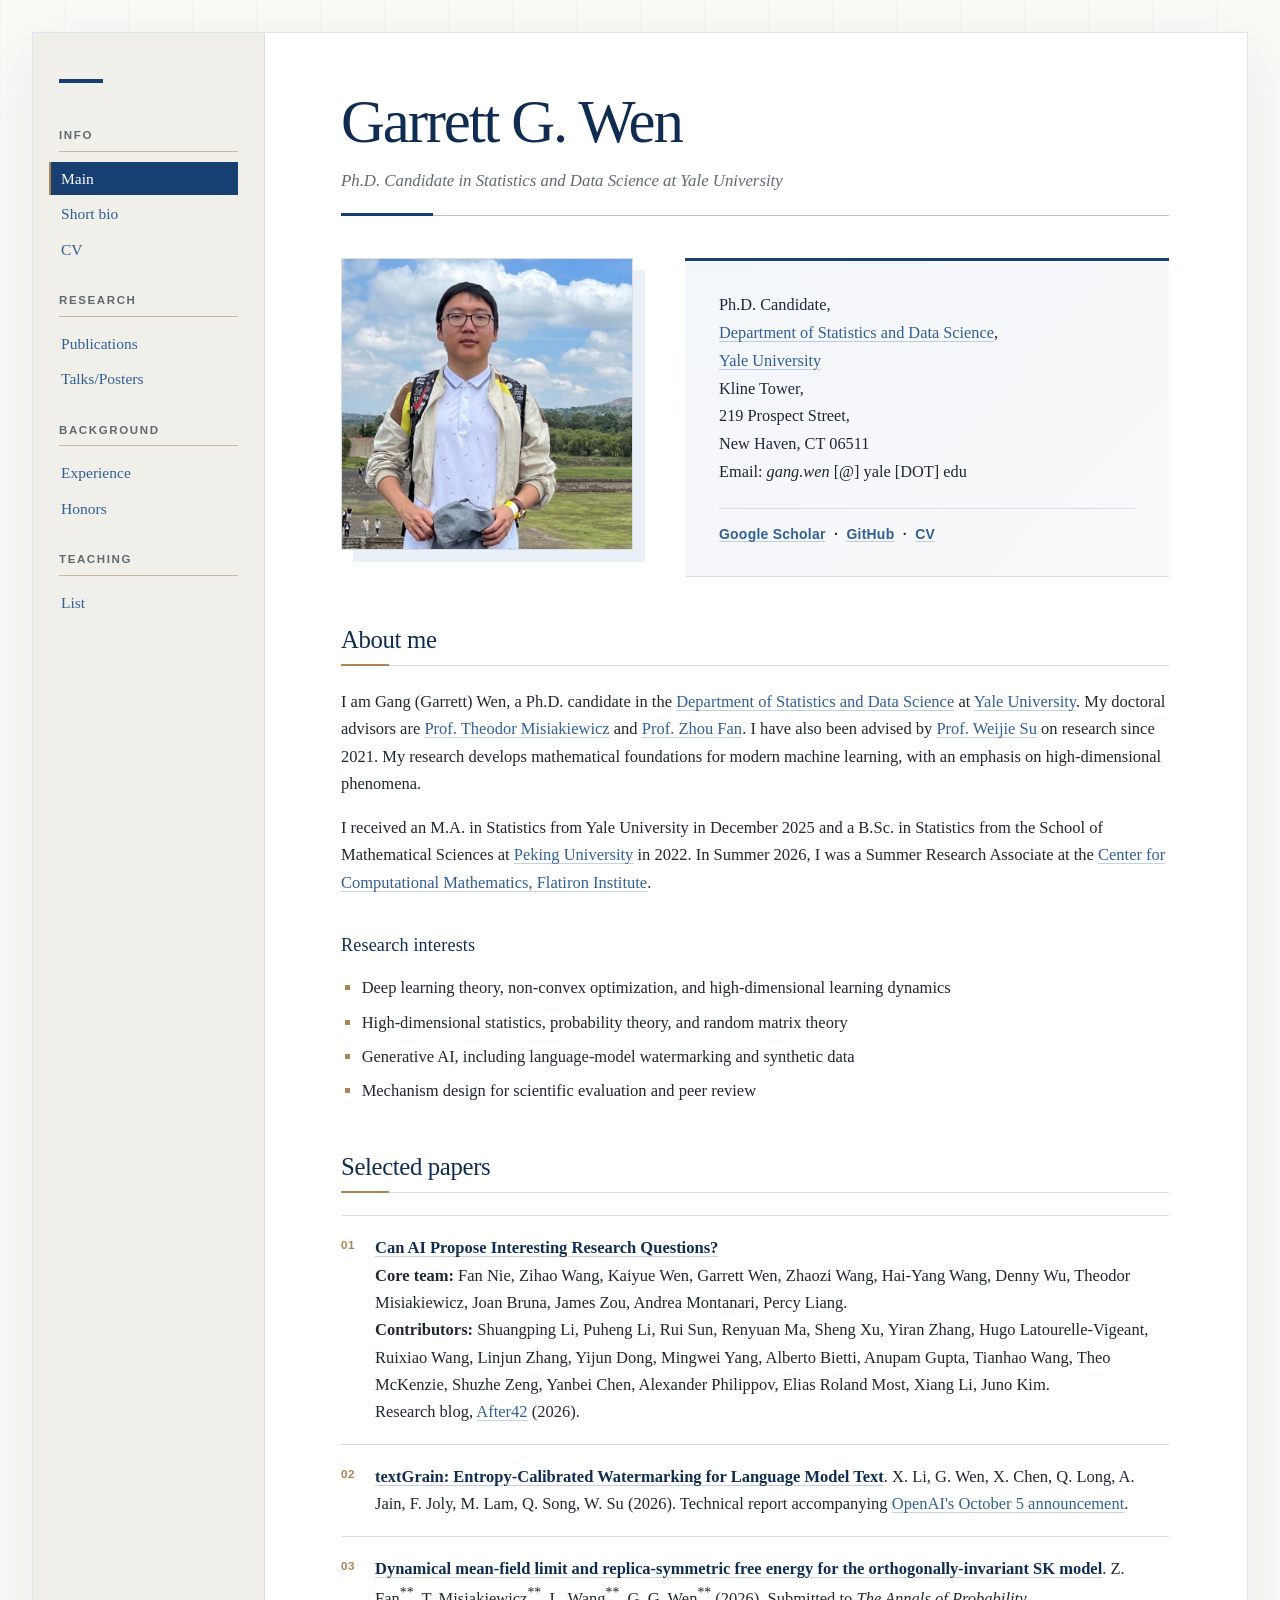
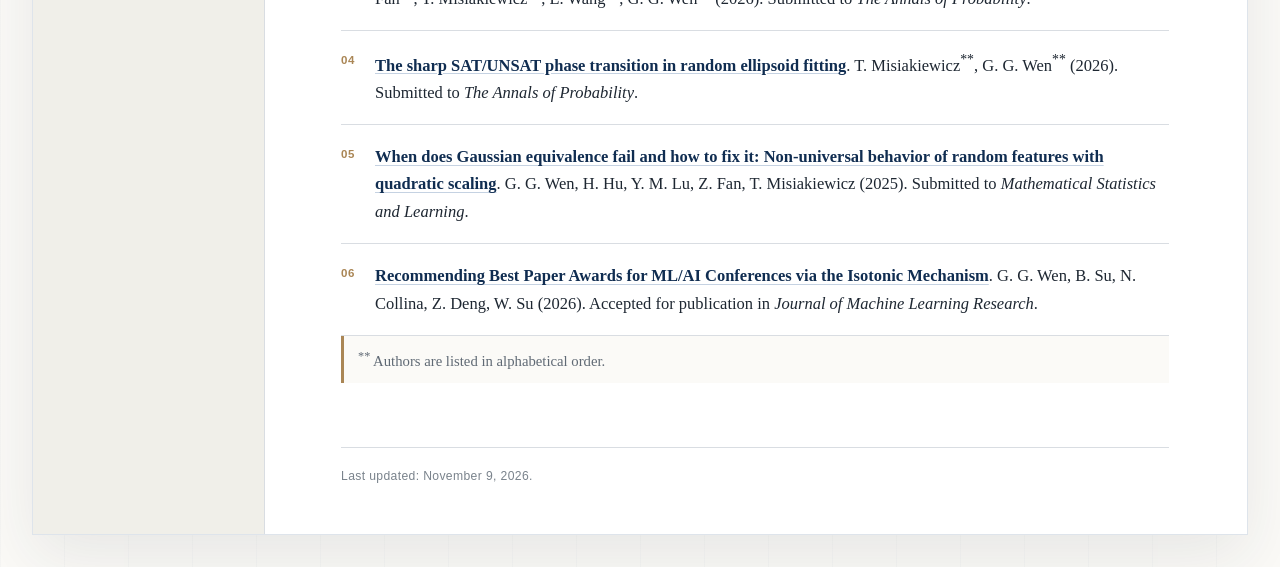
<file: index.html>
<!DOCTYPE html>
<html lang="en">
<head>
  <meta charset="utf-8">
  <meta name="viewport" content="width=device-width, initial-scale=1">
  <meta name="description" content="Garrett G. Wen — Ph.D. candidate in Statistics and Data Science at Yale University.">
  <link rel="icon" type="image/png" sizes="32x32" href="assets/favicon-32x32.png">
  <link rel="icon" type="image/png" sizes="16x16" href="assets/favicon-16x16.png">
  <link rel="icon" type="image/png" sizes="192x192" href="assets/favicon-192x192.png">
  <link rel="apple-touch-icon" sizes="180x180" href="assets/apple-touch-icon.png">
  <link rel="stylesheet" href="jemdoc.css">
  <title>Garrett G. Wen</title>
</head>
<body>
<a class="skip-link" href="#layout-content">Skip to content</a>
<div class="site-shell">
  <aside id="layout-menu" aria-label="Site navigation">
    <nav class="menu-groups">
      <div class="menu-group">
        <div class="menu-category">Info</div>
        <div class="menu-item"><a href="index.html" class="current" aria-current="page">Main</a></div>
        <div class="menu-item"><a href="bio.html">Short bio</a></div>
        <div class="menu-item"><a href="files/CV_Garrett_Wen.pdf">CV</a></div>
      </div>
      <div class="menu-group">
        <div class="menu-category">Research</div>
        <div class="menu-item"><a href="publications.html">Publications</a></div>
        <div class="menu-item"><a href="talks.html">Talks/Posters</a></div>
      </div>
      <div class="menu-group">
        <div class="menu-category">Background</div>
        <div class="menu-item"><a href="experience.html">Experience</a></div>
        <div class="menu-item"><a href="honors.html">Honors</a></div>
      </div>
      <div class="menu-group">
        <div class="menu-category">Teaching</div>
        <div class="menu-item"><a href="teaching.html">List</a></div>
      </div>
    </nav>
  </aside>

  <main id="layout-content">
    <div id="toptitle" class="hero-title">
      <h1>Garrett G. Wen</h1>
      <p class="hero-subtitle">Ph.D. Candidate in Statistics and Data Science at Yale University</p>
    </div>

    <table class="imgtable">
      <tbody><tr>
        <td>
          <img class="profile-photo" src="assets/garrett-wen-profile-square.jpg" alt="Portrait of Garrett G. Wen outdoors" width="760" height="752" fetchpriority="high" decoding="async">
        </td>
        <td class="contact-block">
          <p>
            Ph.D. Candidate,<br>
            <a href="https://statistics.yale.edu">Department of Statistics and Data Science</a>,<br>
            <a href="https://www.yale.edu">Yale University</a><br>
            Kline Tower,<br>
            219 Prospect Street,<br>
            New Haven, CT 06511<br>
            Email: <i>gang.wen</i> [@] yale [DOT] edu
          </p>
          <p class="contact-links">
            <a href="https://scholar.google.com/citations?user=B0SGjmwAAAAJ&amp;hl=en">Google Scholar</a>
            &nbsp;·&nbsp;
            <a href="https://github.com/garrettwen">GitHub</a>
            &nbsp;·&nbsp;
            <a href="files/CV_Garrett_Wen.pdf">CV</a>
          </p>
        </td>
      </tr></tbody>
    </table>

    <h2>About me</h2>
    <p>
      I am Gang (Garrett) Wen, a Ph.D. candidate in the
      <a href="https://statistics.yale.edu">Department of Statistics and Data Science</a>
      at <a href="https://www.yale.edu">Yale University</a>. My doctoral advisors are
      <a href="https://misiakie.github.io">Prof. Theodor Misiakiewicz</a> and
      <a href="http://www.stat.yale.edu/~zf59/">Prof. Zhou Fan</a>.
      I have also been advised by
      <a href="https://www.weijie-su.com/">Prof. Weijie Su</a>
      on research since 2021.
      My research develops mathematical foundations for modern machine learning,
      with an emphasis on high-dimensional phenomena.
    </p>
    <p>
      I received an M.A. in Statistics from Yale University in December 2025 and a B.Sc.
      in Statistics from the School of Mathematical Sciences at
      <a href="https://english.pku.edu.cn">Peking University</a> in 2022.
      In Summer 2026, I was a Summer Research Associate at the
      <a href="https://www.simonsfoundation.org/flatiron/center-for-computational-mathematics/">
      Center for Computational Mathematics, Flatiron Institute</a>.
    </p>

    <h3>Research interests</h3>
    <ul>
      <li><p>Deep learning theory, non-convex optimization, and high-dimensional learning dynamics</p></li>
      <li><p>High-dimensional statistics, probability theory, and random matrix theory</p></li>
      <li><p>Generative AI, including language-model watermarking and synthetic data</p></li>
      <li><p>Mechanism design for scientific evaluation and peer review</p></li>
    </ul>

    <h2>Selected papers</h2>
    <ul class="paper-list">
      <li>
        <p>
          <a class="paper-title" href="https://after42.org/research/can-ai-propose-interesting-research-questions/">Can AI Propose Interesting Research Questions?</a>
          <br><strong>Core team:</strong> Fan Nie, Zihao Wang, Kaiyue Wen, Garrett Wen, Zhaozi Wang, Hai-Yang Wang, Denny Wu, Theodor Misiakiewicz, Joan Bruna, James Zou, Andrea Montanari, Percy Liang.
          <br><strong>Contributors:</strong> Shuangping Li, Puheng Li, Rui Sun, Renyuan Ma, Sheng Xu, Yiran Zhang, Hugo Latourelle-Vigeant, Ruixiao Wang, Linjun Zhang, Yijun Dong, Mingwei Yang, Alberto Bietti, Anupam Gupta, Tianhao Wang, Theo McKenzie, Shuzhe Zeng, Yanbei Chen, Alexander Philippov, Elias Roland Most, Xiang Li, Juno Kim.<br>
          Research blog, <a href="https://after42.org/">After42</a> (2026).
        </p>
      </li>
      <li>
        <p>
          <a class="paper-title" href="https://cdn.openai.com/pdf/e9508624-d767-41b6-a26d-e34ca798ada6/textgrain-entropy-calibrated-watermarking-for-language-model-text.pdf">textGrain: Entropy-Calibrated Watermarking for Language Model Text</a>.
          X. Li, G. Wen, X. Chen, Q. Long, A. Jain, F. Joly, M. Lam, Q. Song, W. Su (2026).
          Technical report accompanying <a href="https://openai.com/index/eu-text-provenance/">OpenAI's October 5 announcement</a>.
        </p>
      </li>
      <li>
        <p>
          <a class="paper-title" href="https://arxiv.org/abs/2607.10102">Dynamical mean-field limit and replica-symmetric free energy for the orthogonally-invariant SK model</a>.
          Z. Fan<sup>**</sup>, T. Misiakiewicz<sup>**</sup>, L. Wang<sup>**</sup>,
          G. G. Wen<sup>**</sup> (2026). Submitted to <span class="venue">The Annals of Probability</span>.
        </p>
      </li>
      <li>
        <p>
          <a class="paper-title" href="https://arxiv.org/abs/2608.10184">The sharp SAT/UNSAT phase transition in random ellipsoid fitting</a>.
          T. Misiakiewicz<sup>**</sup>, G. G. Wen<sup>**</sup> (2026).
          Submitted to <span class="venue">The Annals of Probability</span>.
        </p>
      </li>
      <li>
        <p>
          <a class="paper-title" href="https://arxiv.org/abs/2512.03325">When does Gaussian equivalence fail and how to fix it: Non-universal behavior of random features with quadratic scaling</a>.
          G. G. Wen, H. Hu, Y. M. Lu, Z. Fan, T. Misiakiewicz (2025).
          Submitted to <span class="venue">Mathematical Statistics and Learning</span>.
        </p>
      </li>
      <li>
        <p>
          <a class="paper-title" href="https://arxiv.org/abs/2601.15249">Recommending Best Paper Awards for ML/AI Conferences via the Isotonic Mechanism</a>.
          G. G. Wen, B. Su, N. Collina, Z. Deng, W. Su (2026).
          Accepted for publication in <span class="venue">Journal of Machine Learning Research</span>.
        </p>
      </li>
    </ul>
    <p class="note"><sup>**</sup> Authors are listed in alphabetical order.</p>

    <footer class="footer">
      <p>Last updated: November 9, 2026.</p>
    </footer>
  </main>
</div>
</body>
</html>
</file>
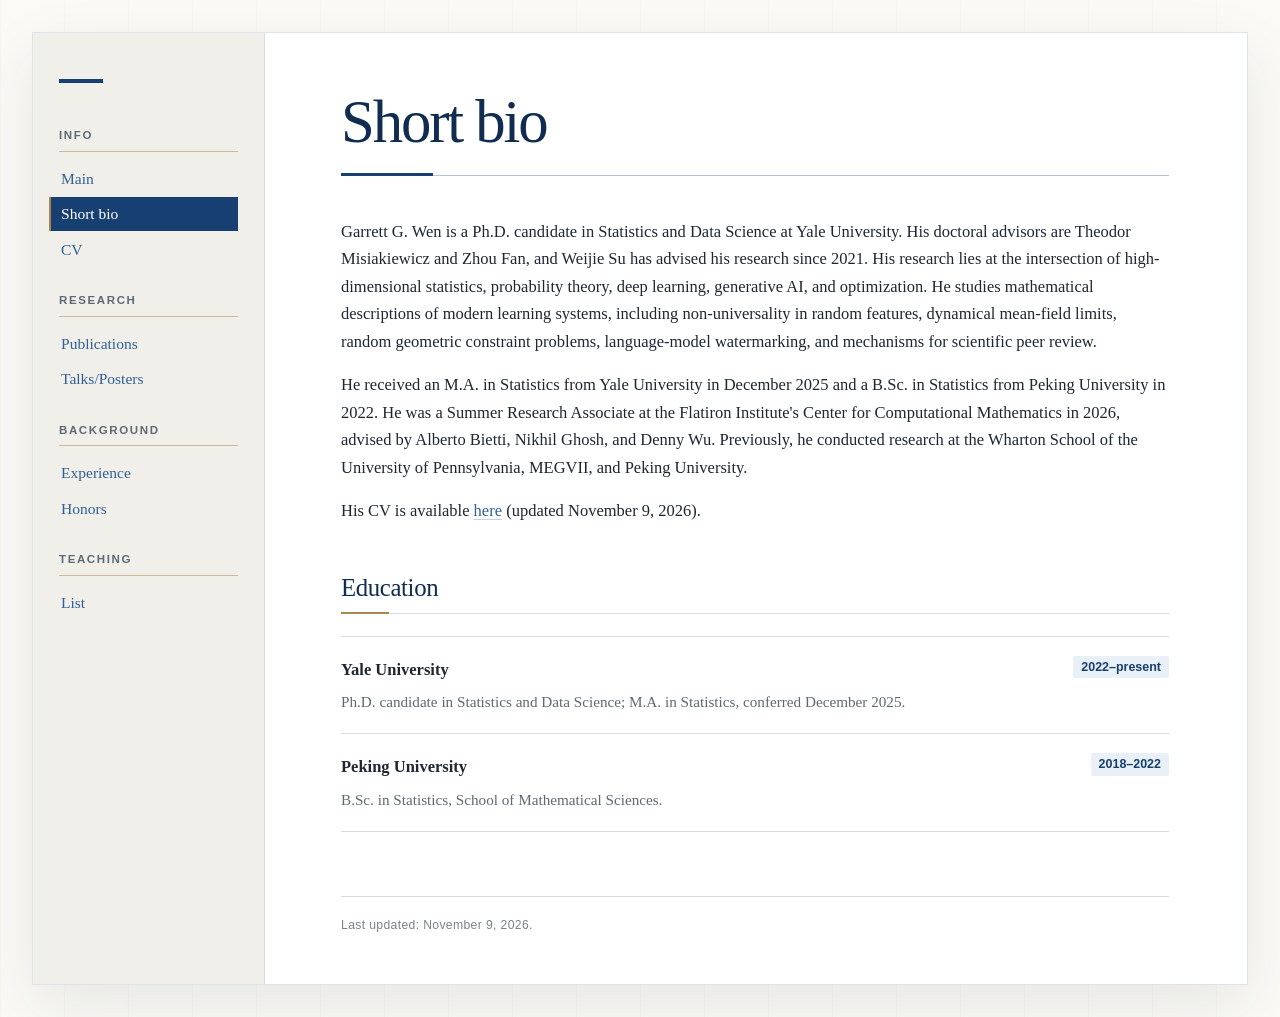
<file: bio.html>
<!DOCTYPE html>
<html lang="en">
<head>
  <meta charset="utf-8">
  <meta name="viewport" content="width=device-width, initial-scale=1">
  <meta name="description" content="Short academic biography of Garrett G. Wen.">
  <link rel="icon" type="image/png" sizes="32x32" href="assets/favicon-32x32.png">
  <link rel="icon" type="image/png" sizes="16x16" href="assets/favicon-16x16.png">
  <link rel="icon" type="image/png" sizes="192x192" href="assets/favicon-192x192.png">
  <link rel="apple-touch-icon" sizes="180x180" href="assets/apple-touch-icon.png">
  <link rel="stylesheet" href="jemdoc.css">
  <title>Short bio — Garrett G. Wen</title>
</head>
<body>
<a class="skip-link" href="#layout-content">Skip to content</a>
<div class="site-shell">
  <aside id="layout-menu" aria-label="Site navigation">
    <nav class="menu-groups">
      <div class="menu-group">
        <div class="menu-category">Info</div>
        <div class="menu-item"><a href="index.html">Main</a></div>
        <div class="menu-item"><a href="bio.html" class="current" aria-current="page">Short bio</a></div>
        <div class="menu-item"><a href="files/CV_Garrett_Wen.pdf">CV</a></div>
      </div>
      <div class="menu-group">
        <div class="menu-category">Research</div>
        <div class="menu-item"><a href="publications.html">Publications</a></div>
        <div class="menu-item"><a href="talks.html">Talks/Posters</a></div>
      </div>
      <div class="menu-group">
        <div class="menu-category">Background</div>
        <div class="menu-item"><a href="experience.html">Experience</a></div>
        <div class="menu-item"><a href="honors.html">Honors</a></div>
      </div>
      <div class="menu-group">
        <div class="menu-category">Teaching</div>
        <div class="menu-item"><a href="teaching.html">List</a></div>
      </div>
    </nav>
  </aside>

  <main id="layout-content">
    <div id="toptitle">
      <h1>Short bio</h1>
    </div>
    <p>
      Garrett G. Wen is a Ph.D. candidate in Statistics and Data Science at Yale
      University. His doctoral advisors are Theodor Misiakiewicz and Zhou Fan,
      and Weijie Su has advised his research since 2021. His research lies
      at the intersection of high-dimensional statistics, probability theory,
      deep learning, generative AI, and optimization. He studies mathematical
      descriptions of modern learning systems, including non-universality in
      random features, dynamical mean-field limits, random geometric constraint
      problems, language-model watermarking, and mechanisms for scientific peer
      review.
    </p>
    <p>
      He received an M.A. in Statistics from Yale University in December 2025 and a B.Sc.
      in Statistics from Peking University in 2022. He was a Summer Research
      Associate at the Flatiron Institute's Center for Computational Mathematics
      in 2026, advised by Alberto Bietti, Nikhil Ghosh, and Denny Wu. Previously,
      he conducted research at the Wharton School of the
      University of Pennsylvania, MEGVII, and Peking University.
    </p>
    <p>
      His CV is available <a href="files/CV_Garrett_Wen.pdf">here</a> (updated
      November 9, 2026).
    </p>

    <h2>Education</h2>
    <ul class="timeline">
      <li>
        <strong>Yale University</strong>
        <span class="date">2022–present</span>
        <span class="details">Ph.D. candidate in Statistics and Data Science; M.A. in Statistics, conferred December 2025.</span>
      </li>
      <li>
        <strong>Peking University</strong>
        <span class="date">2018–2022</span>
        <span class="details">B.Sc. in Statistics, School of Mathematical Sciences.</span>
      </li>
    </ul>

    <footer class="footer">
      <p>Last updated: November 9, 2026.</p>
    </footer>
  </main>
</div>
</body>
</html>
</file>
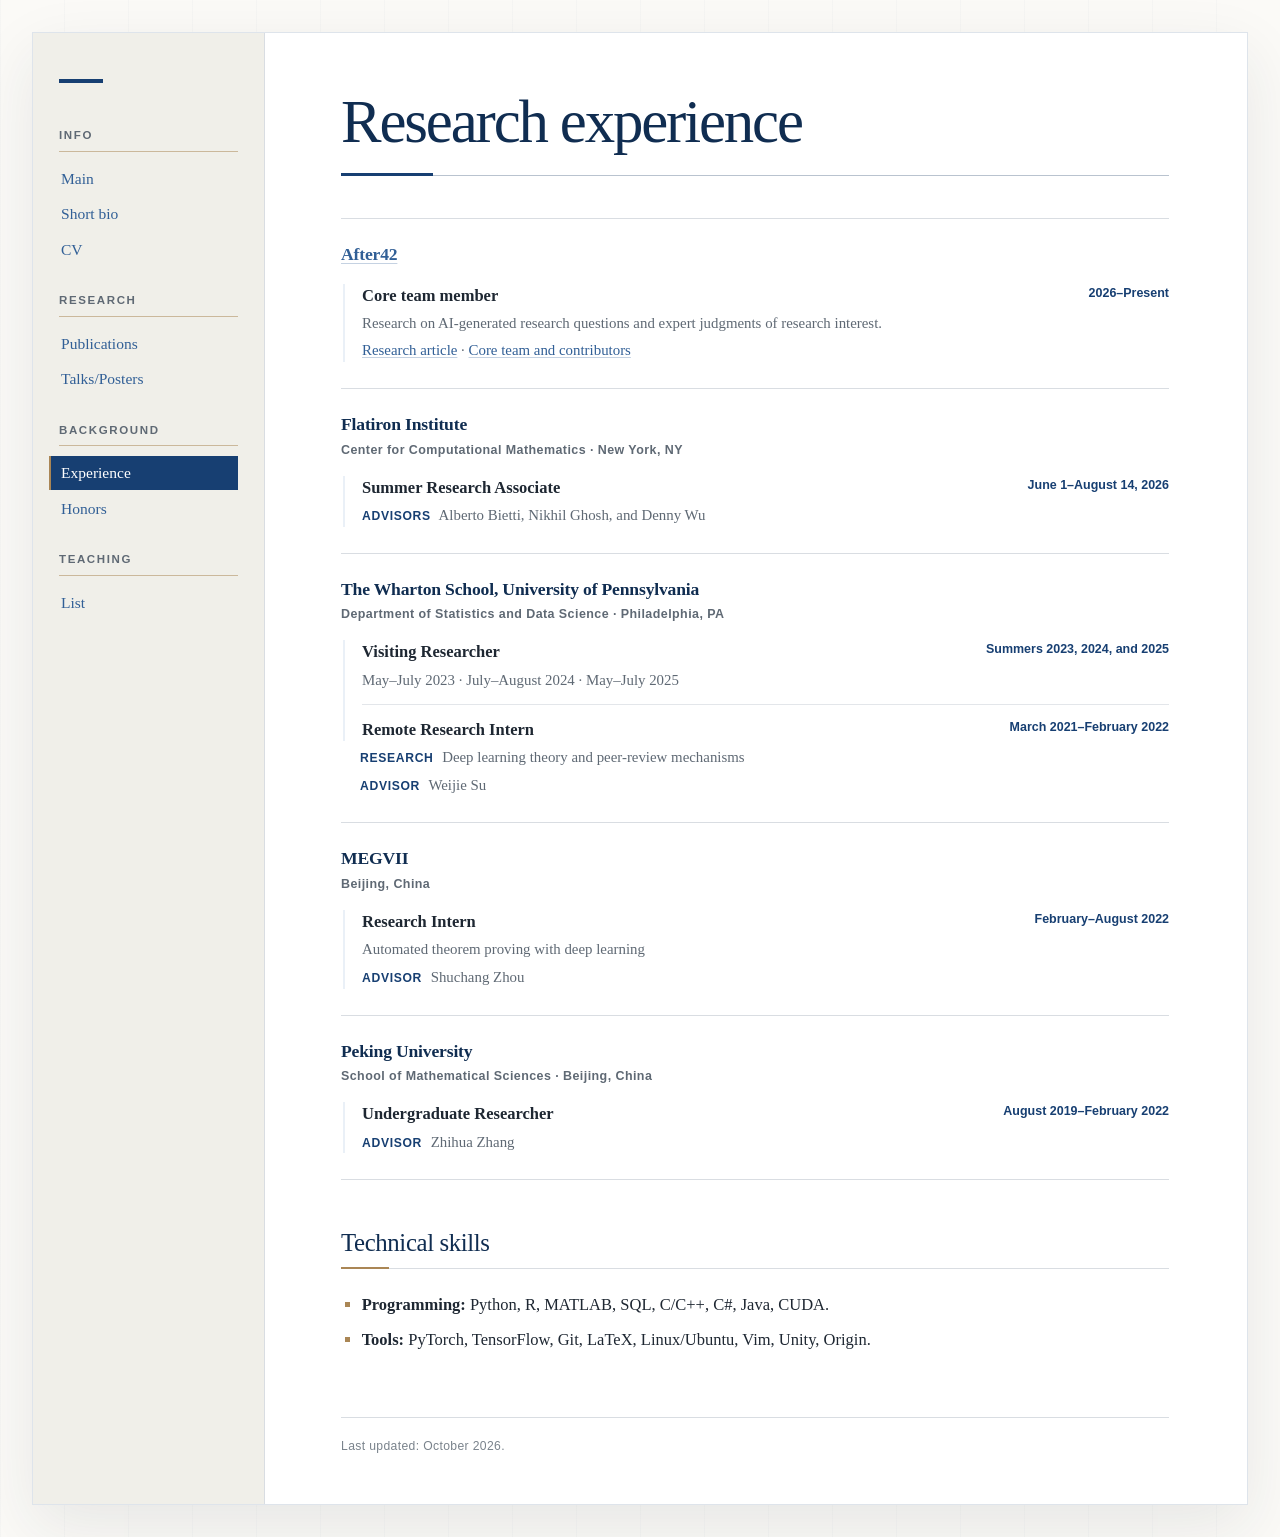
<file: experience.html>
<!DOCTYPE html>
<html lang="en">
<head>
  <meta charset="utf-8">
  <meta name="viewport" content="width=device-width, initial-scale=1">
  <meta name="description" content="Research experience of Garrett G. Wen.">
  <link rel="icon" type="image/png" sizes="32x32" href="assets/favicon-32x32.png">
  <link rel="icon" type="image/png" sizes="16x16" href="assets/favicon-16x16.png">
  <link rel="icon" type="image/png" sizes="192x192" href="assets/favicon-192x192.png">
  <link rel="apple-touch-icon" sizes="180x180" href="assets/apple-touch-icon.png">
  <link rel="stylesheet" href="jemdoc.css">
  <title>Experience — Garrett G. Wen</title>
</head>
<body>
<a class="skip-link" href="#layout-content">Skip to content</a>
<div class="site-shell">
  <aside id="layout-menu" aria-label="Site navigation">
    <nav class="menu-groups">
      <div class="menu-group">
        <div class="menu-category">Info</div>
        <div class="menu-item"><a href="index.html">Main</a></div>
        <div class="menu-item"><a href="bio.html">Short bio</a></div>
        <div class="menu-item"><a href="files/CV_Garrett_Wen.pdf">CV</a></div>
      </div>
      <div class="menu-group">
        <div class="menu-category">Research</div>
        <div class="menu-item"><a href="publications.html">Publications</a></div>
        <div class="menu-item"><a href="talks.html">Talks/Posters</a></div>
      </div>
      <div class="menu-group">
        <div class="menu-category">Background</div>
        <div class="menu-item"><a href="experience.html" class="current" aria-current="page">Experience</a></div>
        <div class="menu-item"><a href="honors.html">Honors</a></div>
      </div>
      <div class="menu-group">
        <div class="menu-category">Teaching</div>
        <div class="menu-item"><a href="teaching.html">List</a></div>
      </div>
    </nav>
  </aside>

  <main id="layout-content">
    <div id="toptitle">
      <h1>Research experience</h1>
    </div>

    <ul class="record-list">
      <li class="record">
        <div class="record-header">
          <strong class="record-institution"><a href="https://after42.org/">After42</a></strong>
        </div>
        <div class="role-list">
          <div class="role">
            <div class="role-header">
              <span class="role-title">Core team member</span>
              <span class="date">2026–Present</span>
            </div>
            <p class="role-meta">Research on AI-generated research questions and expert judgments of research interest.</p>
            <p class="role-meta"><a href="https://after42.org/research/can-ai-propose-interesting-research-questions/">Research article</a> · <a href="https://after42.org/contributor.html">Core team and contributors</a></p>
          </div>
        </div>
      </li>
      <li class="record">
        <div class="record-header">
          <strong class="record-institution">Flatiron Institute</strong>
          <span class="record-location">Center for Computational Mathematics · New York, NY</span>
        </div>
        <div class="role-list">
          <div class="role">
            <div class="role-header">
              <span class="role-title">Summer Research Associate</span>
              <span class="date">June 1–August 14, 2026</span>
            </div>
            <p class="role-meta"><span class="meta-label">Advisors</span> Alberto Bietti, Nikhil Ghosh, and Denny Wu</p>
          </div>
        </div>
      </li>
      <li class="record">
        <div class="record-header">
          <strong class="record-institution">The Wharton School, University of Pennsylvania</strong>
          <span class="record-location">Department of Statistics and Data Science · Philadelphia, PA</span>
        </div>
        <div class="role-list">
          <div class="role">
            <div class="role-header">
              <span class="role-title">Visiting Researcher</span>
              <span class="date">Summers 2023, 2024, and 2025</span>
            </div>
            <p class="role-meta">May–July 2023 · July–August 2024 · May–July 2025</p>
          </div>
          <div class="role">
            <div class="role-header">
              <span class="role-title">Remote Research Intern</span>
              <span class="date">March 2021–February 2022</span>
            </div>
          </div>
        </div>
        <p class="record-note"><span class="meta-label">Research</span> Deep learning theory and peer-review mechanisms</p>
        <p class="record-note"><span class="meta-label">Advisor</span> Weijie Su</p>
      </li>
      <li class="record">
        <div class="record-header">
          <strong class="record-institution">MEGVII</strong>
          <span class="record-location">Beijing, China</span>
        </div>
        <div class="role-list">
          <div class="role">
            <div class="role-header">
              <span class="role-title">Research Intern</span>
              <span class="date">February–August 2022</span>
            </div>
            <p class="role-meta">Automated theorem proving with deep learning</p>
            <p class="role-meta"><span class="meta-label">Advisor</span> Shuchang Zhou</p>
          </div>
        </div>
      </li>
      <li class="record">
        <div class="record-header">
          <strong class="record-institution">Peking University</strong>
          <span class="record-location">School of Mathematical Sciences · Beijing, China</span>
        </div>
        <div class="role-list">
          <div class="role">
            <div class="role-header">
              <span class="role-title">Undergraduate Researcher</span>
              <span class="date">August 2019–February 2022</span>
            </div>
            <p class="role-meta"><span class="meta-label">Advisor</span> Zhihua Zhang</p>
          </div>
        </div>
      </li>
    </ul>

    <h2>Technical skills</h2>
    <ul class="compact-list">
      <li><p><strong>Programming:</strong> Python, R, MATLAB, SQL, C/C++, C#, Java, CUDA.</p></li>
      <li><p><strong>Tools:</strong> PyTorch, TensorFlow, Git, LaTeX, Linux/Ubuntu, Vim, Unity, Origin.</p></li>
    </ul>

    <footer class="footer">
      <p>Last updated: October 2026.</p>
    </footer>
  </main>
</div>
</body>
</html>
</file>
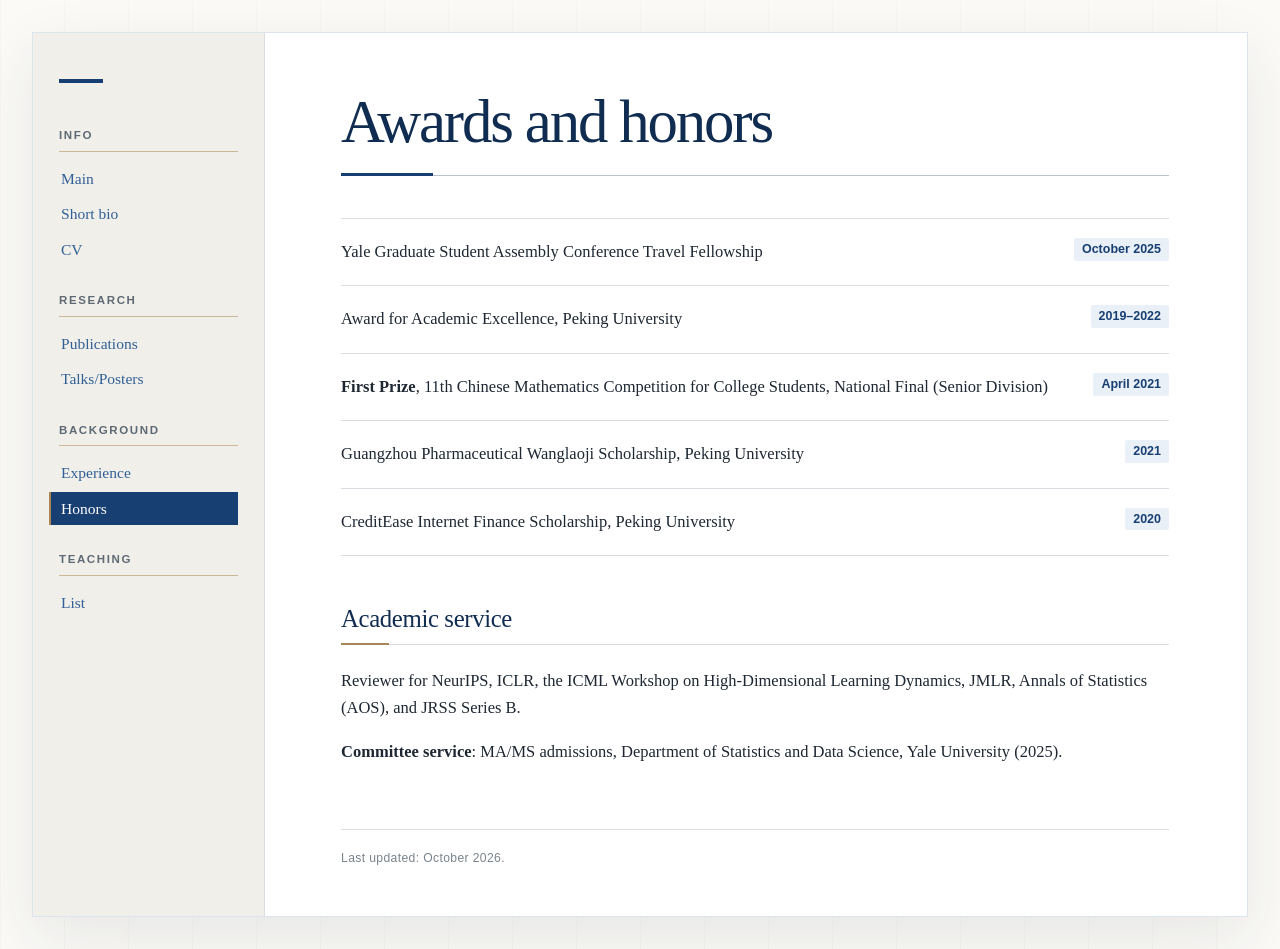
<file: honors.html>
<!DOCTYPE html>
<html lang="en">
<head>
  <meta charset="utf-8">
  <meta name="viewport" content="width=device-width, initial-scale=1">
  <meta name="description" content="Awards, honors, and academic service of Garrett G. Wen.">
  <link rel="icon" type="image/png" sizes="32x32" href="assets/favicon-32x32.png">
  <link rel="icon" type="image/png" sizes="16x16" href="assets/favicon-16x16.png">
  <link rel="icon" type="image/png" sizes="192x192" href="assets/favicon-192x192.png">
  <link rel="apple-touch-icon" sizes="180x180" href="assets/apple-touch-icon.png">
  <link rel="stylesheet" href="jemdoc.css">
  <title>Honors — Garrett G. Wen</title>
</head>
<body>
<a class="skip-link" href="#layout-content">Skip to content</a>
<div class="site-shell">
  <aside id="layout-menu" aria-label="Site navigation">
    <nav class="menu-groups">
      <div class="menu-group">
        <div class="menu-category">Info</div>
        <div class="menu-item"><a href="index.html">Main</a></div>
        <div class="menu-item"><a href="bio.html">Short bio</a></div>
        <div class="menu-item"><a href="files/CV_Garrett_Wen.pdf">CV</a></div>
      </div>
      <div class="menu-group">
        <div class="menu-category">Research</div>
        <div class="menu-item"><a href="publications.html">Publications</a></div>
        <div class="menu-item"><a href="talks.html">Talks/Posters</a></div>
      </div>
      <div class="menu-group">
        <div class="menu-category">Background</div>
        <div class="menu-item"><a href="experience.html">Experience</a></div>
        <div class="menu-item"><a href="honors.html" class="current" aria-current="page">Honors</a></div>
      </div>
      <div class="menu-group">
        <div class="menu-category">Teaching</div>
        <div class="menu-item"><a href="teaching.html">List</a></div>
      </div>
    </nav>
  </aside>

  <main id="layout-content">
    <div id="toptitle">
      <h1>Awards and honors</h1>
    </div>
    <ul class="timeline">
      <li>
        <span>Yale Graduate Student Assembly Conference Travel Fellowship</span>
        <span class="date">October 2025</span>
      </li>
      <li>
        <span>Award for Academic Excellence, Peking University</span>
        <span class="date">2019–2022</span>
      </li>
      <li>
        <span><strong>First Prize</strong>, 11th Chinese Mathematics Competition for College Students, National Final (Senior Division)</span>
        <span class="date">April 2021</span>
      </li>
      <li>
        <span>Guangzhou Pharmaceutical Wanglaoji Scholarship, Peking University</span>
        <span class="date">2021</span>
      </li>
      <li>
        <span>CreditEase Internet Finance Scholarship, Peking University</span>
        <span class="date">2020</span>
      </li>
    </ul>

    <h2>Academic service</h2>
    <p>
      Reviewer for NeurIPS, ICLR, the ICML Workshop on High-Dimensional Learning Dynamics,
      JMLR, Annals of Statistics (AOS), and JRSS Series B.
    </p>
    <p>
      <strong>Committee service</strong>: MA/MS admissions,
      Department of Statistics and Data Science, Yale University (2025).
    </p>

    <footer class="footer">
      <p>Last updated: October 2026.</p>
    </footer>
  </main>
</div>
</body>
</html>
</file>
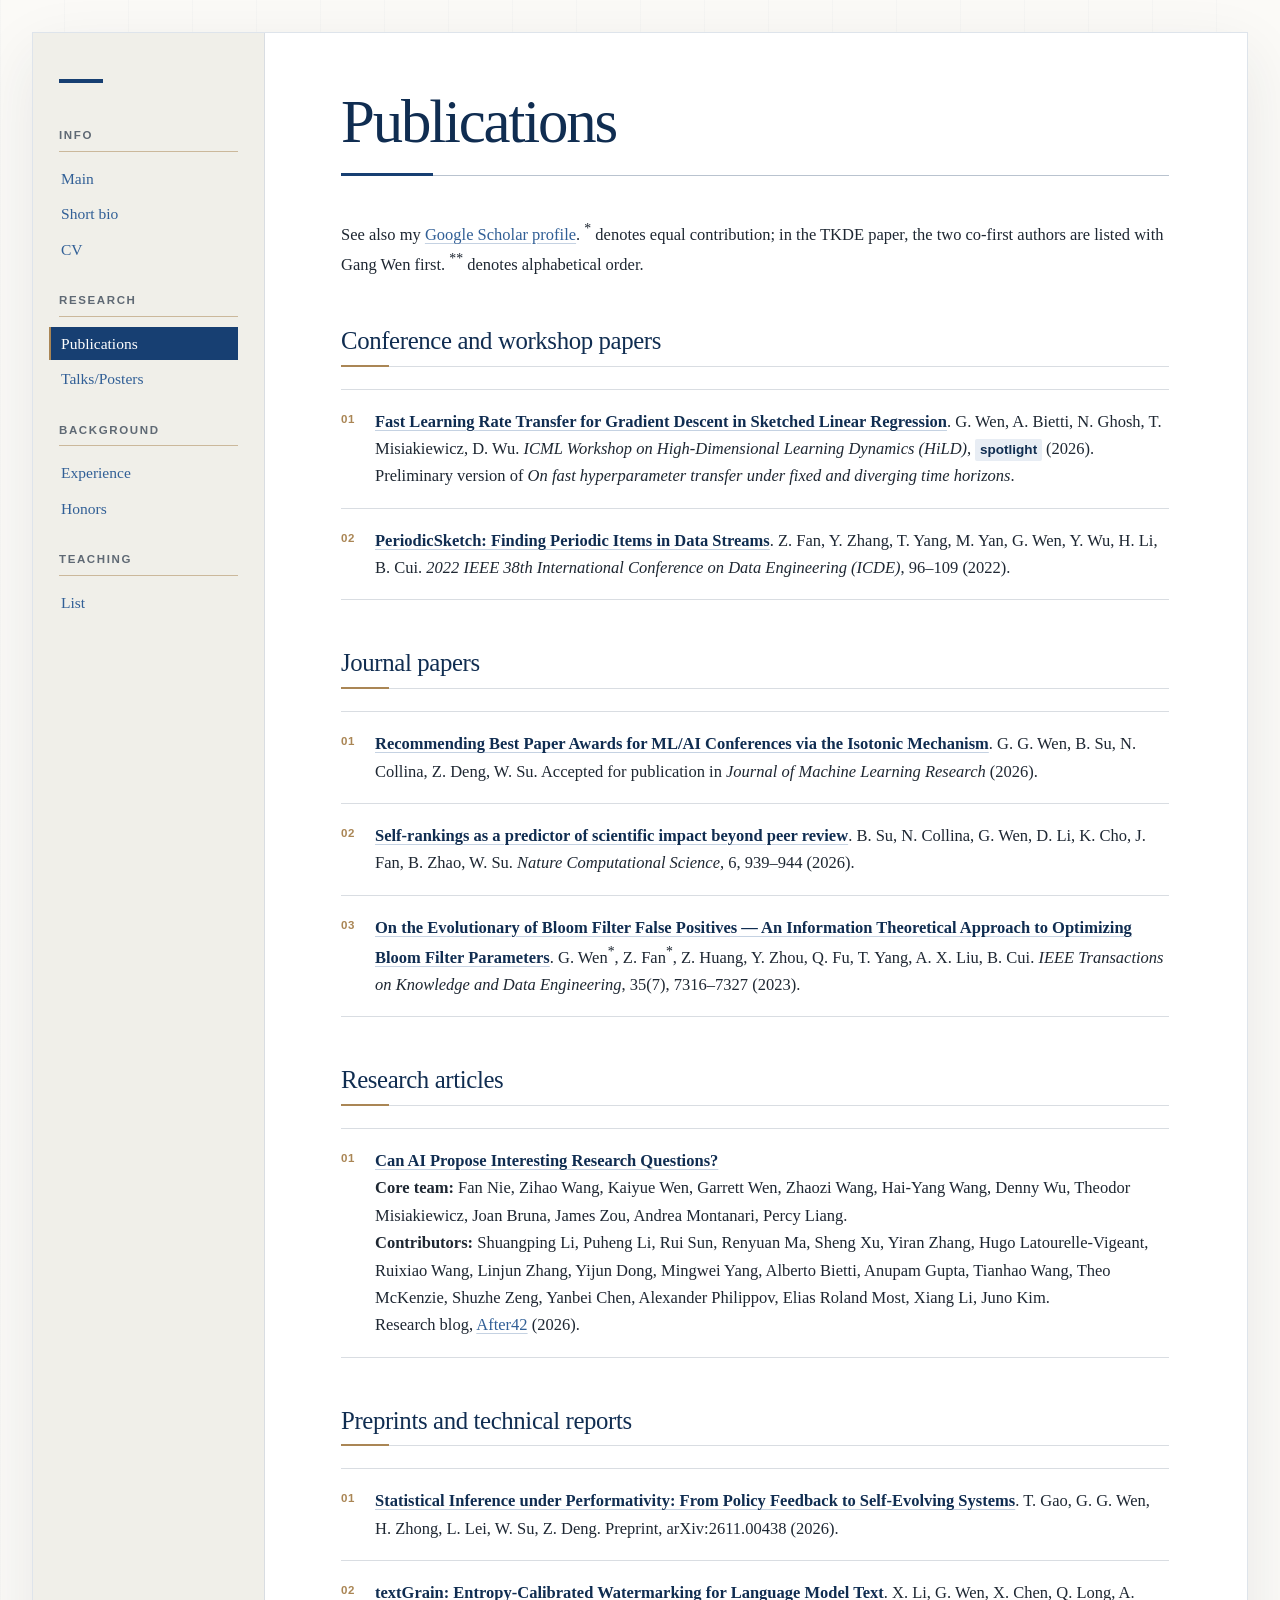
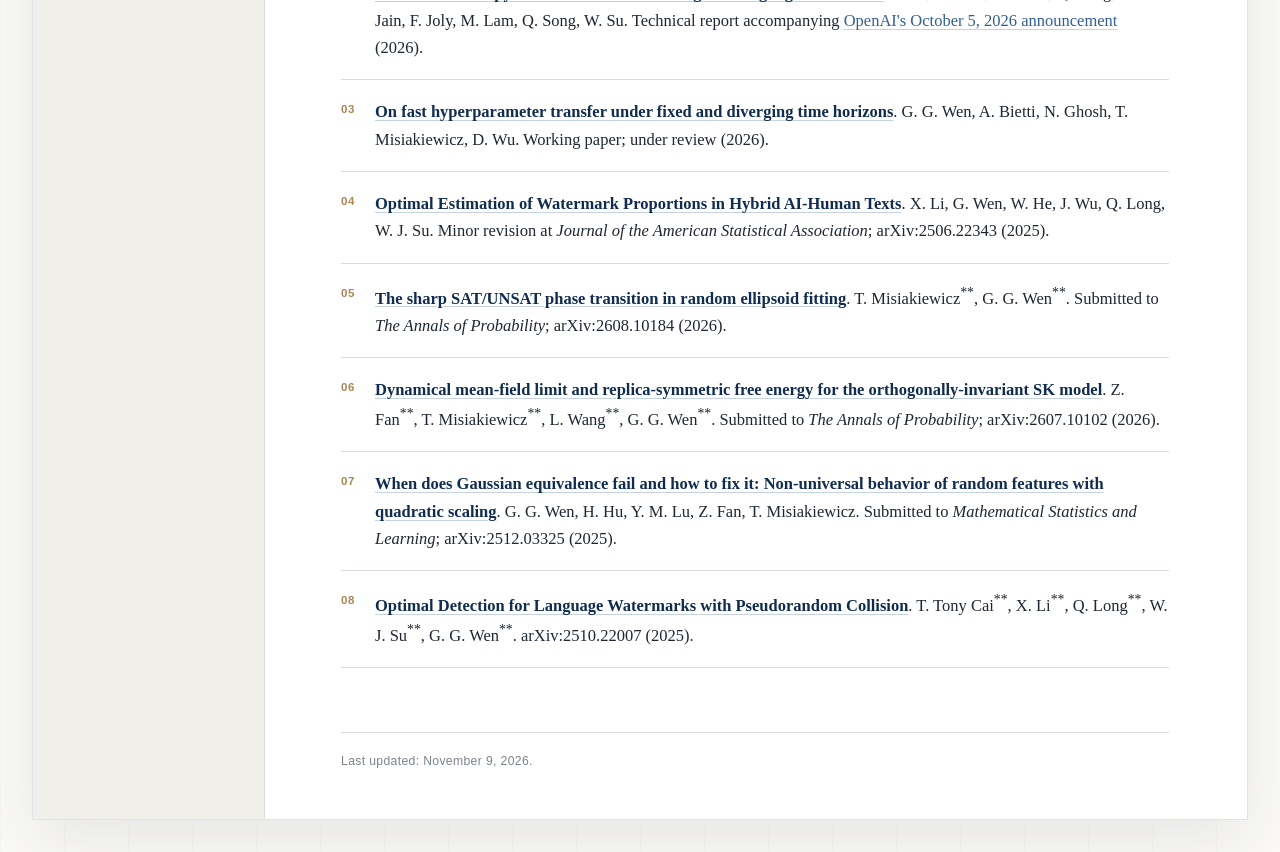
<file: publications.html>
<!DOCTYPE html>
<html lang="en">
<head>
  <meta charset="utf-8">
  <meta name="viewport" content="width=device-width, initial-scale=1">
  <meta name="description" content="Publications by Garrett G. Wen.">
  <link rel="icon" type="image/png" sizes="32x32" href="assets/favicon-32x32.png">
  <link rel="icon" type="image/png" sizes="16x16" href="assets/favicon-16x16.png">
  <link rel="icon" type="image/png" sizes="192x192" href="assets/favicon-192x192.png">
  <link rel="apple-touch-icon" sizes="180x180" href="assets/apple-touch-icon.png">
  <link rel="stylesheet" href="jemdoc.css">
  <title>Publications — Garrett G. Wen</title>
</head>
<body>
<a class="skip-link" href="#layout-content">Skip to content</a>
<div class="site-shell">
  <aside id="layout-menu" aria-label="Site navigation">
    <nav class="menu-groups">
      <div class="menu-group">
        <div class="menu-category">Info</div>
        <div class="menu-item"><a href="index.html">Main</a></div>
        <div class="menu-item"><a href="bio.html">Short bio</a></div>
        <div class="menu-item"><a href="files/CV_Garrett_Wen.pdf">CV</a></div>
      </div>
      <div class="menu-group">
        <div class="menu-category">Research</div>
        <div class="menu-item"><a href="publications.html" class="current" aria-current="page">Publications</a></div>
        <div class="menu-item"><a href="talks.html">Talks/Posters</a></div>
      </div>
      <div class="menu-group">
        <div class="menu-category">Background</div>
        <div class="menu-item"><a href="experience.html">Experience</a></div>
        <div class="menu-item"><a href="honors.html">Honors</a></div>
      </div>
      <div class="menu-group">
        <div class="menu-category">Teaching</div>
        <div class="menu-item"><a href="teaching.html">List</a></div>
      </div>
    </nav>
  </aside>

  <main id="layout-content">
    <div id="toptitle">
      <h1>Publications</h1>
    </div>
    <p>
      See also my
      <a href="https://scholar.google.com/citations?user=B0SGjmwAAAAJ&amp;hl=en">Google Scholar profile</a>.
      <sup>*</sup> denotes equal contribution; in the TKDE paper, the two co-first authors are listed with Gang Wen first.
      <sup>**</sup> denotes alphabetical order.
    </p>

    <h2>Conference and workshop papers</h2>
    <ul class="paper-list">
      <li>
        <p>
          <a href="https://openreview.net/forum?id=WMHm9bkItE">Fast Learning Rate Transfer for Gradient Descent in Sketched Linear Regression</a>.
          G. Wen, A. Bietti, N. Ghosh, T. Misiakiewicz, D. Wu.
          <span class="venue">ICML Workshop on High-Dimensional Learning Dynamics (HiLD)</span>,
          <span class="tag">spotlight</span> (2026). Preliminary version of <em>On fast hyperparameter transfer under fixed and diverging time horizons</em>.
      </p>
      </li>
      <li>
        <p>
          <a href="https://doi.org/10.1109/ICDE53745.2022.00012">PeriodicSketch: Finding Periodic Items in Data Streams</a>.
          Z. Fan, Y. Zhang, T. Yang, M. Yan, G. Wen, Y. Wu, H. Li, B. Cui.
          <span class="venue">2022 IEEE 38th International Conference on Data Engineering (ICDE)</span>,
          96–109 (2022).
        </p>
      </li>
    </ul>

    <h2>Journal papers</h2>
    <ul class="paper-list">
      <li>
        <p>
          <a href="https://arxiv.org/abs/2601.15249">Recommending Best Paper Awards for ML/AI Conferences via the Isotonic Mechanism</a>.
          G. G. Wen, B. Su, N. Collina, Z. Deng, W. Su.
          Accepted for publication in <span class="venue">Journal of Machine Learning Research</span> (2026).
        </p>
      </li>
      <li>
        <p>
          <a href="https://doi.org/10.1038/s43588-026-01039-0">Self-rankings as a predictor of scientific impact beyond peer review</a>.
          B. Su, N. Collina, G. Wen, D. Li, K. Cho, J. Fan, B. Zhao, W. Su.
          <span class="venue">Nature Computational Science</span>, 6, 939–944 (2026).
        </p>
      </li>
      <li>
        <p>
          <a href="https://doi.org/10.1109/TKDE.2022.3200045">On the Evolutionary of Bloom Filter False Positives — An Information Theoretical Approach to Optimizing Bloom Filter Parameters</a>.
          G. Wen<sup>*</sup>, Z. Fan<sup>*</sup>, Z. Huang, Y. Zhou, Q. Fu,
          T. Yang, A. X. Liu, B. Cui.
          <span class="venue">IEEE Transactions on Knowledge and Data Engineering</span>,
          35(7), 7316–7327 (2023).
        </p>
      </li>
    </ul>

    <h2>Research articles</h2>
    <ul class="paper-list">
      <li>
        <p>
          <a href="https://after42.org/research/can-ai-propose-interesting-research-questions/">Can AI Propose Interesting Research Questions?</a>
          <br><strong>Core team:</strong> Fan Nie, Zihao Wang, Kaiyue Wen, Garrett Wen, Zhaozi Wang, Hai-Yang Wang, Denny Wu, Theodor Misiakiewicz, Joan Bruna, James Zou, Andrea Montanari, Percy Liang.
          <br><strong>Contributors:</strong> Shuangping Li, Puheng Li, Rui Sun, Renyuan Ma, Sheng Xu, Yiran Zhang, Hugo Latourelle-Vigeant, Ruixiao Wang, Linjun Zhang, Yijun Dong, Mingwei Yang, Alberto Bietti, Anupam Gupta, Tianhao Wang, Theo McKenzie, Shuzhe Zeng, Yanbei Chen, Alexander Philippov, Elias Roland Most, Xiang Li, Juno Kim.<br>
          Research blog, <a href="https://after42.org/">After42</a> (2026).
        </p>
      </li>
    </ul>

    <h2>Preprints and technical reports</h2>
    <ul class="paper-list">
      <li>
        <p>
          <a class="paper-title" href="https://arxiv.org/abs/2611.00438">Statistical Inference under Performativity: From Policy Feedback to Self-Evolving Systems</a>.
          T. Gao, G. G. Wen, H. Zhong, L. Lei, W. Su, Z. Deng.
          Preprint, arXiv:2611.00438 (2026).
        </p>
      </li>
      <li>
        <p>
          <a href="https://cdn.openai.com/pdf/e9508624-d767-41b6-a26d-e34ca798ada6/textgrain-entropy-calibrated-watermarking-for-language-model-text.pdf">textGrain: Entropy-Calibrated Watermarking for Language Model Text</a>.
          X. Li, G. Wen, X. Chen, Q. Long, A. Jain, F. Joly, M. Lam, Q. Song, W. Su.
          Technical report accompanying <a href="https://openai.com/index/eu-text-provenance/">OpenAI's October 5, 2026 announcement</a> (2026).
        </p>
      </li>
      <li>
        <p>
          <a href="https://openreview.net/forum?id=Evc3M1OkuC">On fast hyperparameter transfer under fixed and diverging time horizons</a>.
          G. G. Wen, A. Bietti, N. Ghosh, T. Misiakiewicz, D. Wu.
          Working paper; under review (2026).
        </p>
      </li>
      <li>
        <p>
          <a href="https://arxiv.org/abs/2506.22343">Optimal Estimation of Watermark Proportions in Hybrid AI-Human Texts</a>.
          X. Li, G. Wen, W. He, J. Wu, Q. Long, W. J. Su.
          Minor revision at <span class="venue">Journal of the American Statistical Association</span>; arXiv:2506.22343 (2025).
        </p>
      </li>
      <li>
        <p>
          <a href="https://arxiv.org/abs/2608.10184">The sharp SAT/UNSAT phase transition in random ellipsoid fitting</a>.
          T. Misiakiewicz<sup>**</sup>, G. G. Wen<sup>**</sup>.
          Submitted to <span class="venue">The Annals of Probability</span>; arXiv:2608.10184 (2026).
        </p>
      </li>
      <li>
        <p>
          <a href="https://arxiv.org/abs/2607.10102">Dynamical mean-field limit and replica-symmetric free energy for the orthogonally-invariant SK model</a>.
          Z. Fan<sup>**</sup>, T. Misiakiewicz<sup>**</sup>, L. Wang<sup>**</sup>,
          G. G. Wen<sup>**</sup>. Submitted to <span class="venue">The Annals of Probability</span>; arXiv:2607.10102 (2026).
        </p>
      </li>
      <li>
        <p>
          <a href="https://arxiv.org/abs/2512.03325">When does Gaussian equivalence fail and how to fix it: Non-universal behavior of random features with quadratic scaling</a>.
          G. G. Wen, H. Hu, Y. M. Lu, Z. Fan, T. Misiakiewicz.
          Submitted to <span class="venue">Mathematical Statistics and Learning</span>; arXiv:2512.03325 (2025).
        </p>
      </li>
      <li>
        <p>
          <a href="https://arxiv.org/abs/2510.22007">Optimal Detection for Language Watermarks with Pseudorandom Collision</a>.
          T. Tony Cai<sup>**</sup>, X. Li<sup>**</sup>, Q. Long<sup>**</sup>,
          W. J. Su<sup>**</sup>, G. G. Wen<sup>**</sup>.
          arXiv:2510.22007 (2025).
        </p>
      </li>
    </ul>

    <footer class="footer">
      <p>Last updated: November 9, 2026.</p>
    </footer>
  </main>
</div>
</body>
</html>
</file>
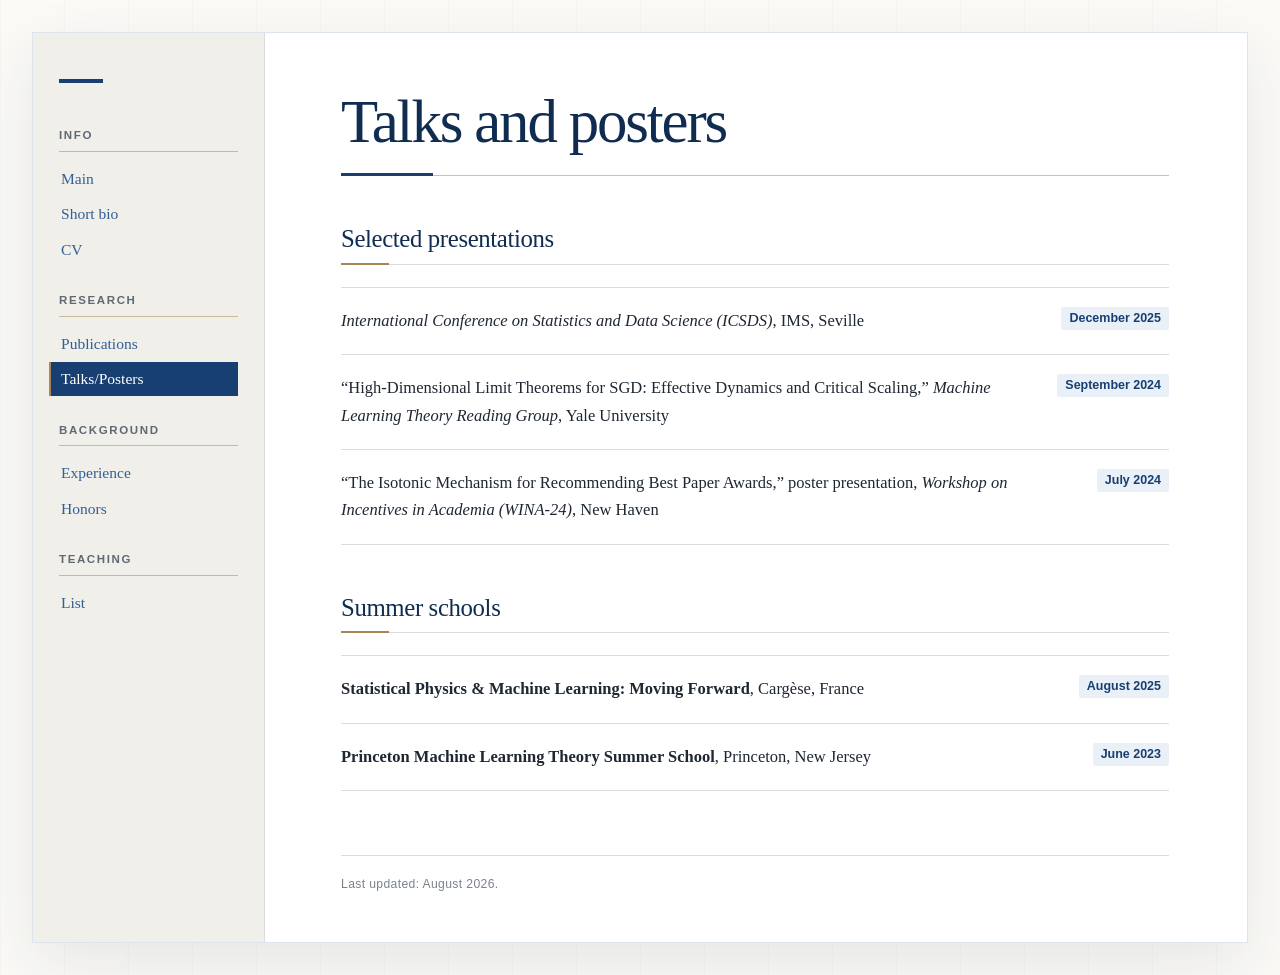
<file: talks.html>
<!DOCTYPE html>
<html lang="en">
<head>
  <meta charset="utf-8">
  <meta name="viewport" content="width=device-width, initial-scale=1">
  <meta name="description" content="Selected talks, posters, and summer schools attended by Garrett G. Wen.">
  <link rel="icon" type="image/png" sizes="32x32" href="assets/favicon-32x32.png">
  <link rel="icon" type="image/png" sizes="16x16" href="assets/favicon-16x16.png">
  <link rel="icon" type="image/png" sizes="192x192" href="assets/favicon-192x192.png">
  <link rel="apple-touch-icon" sizes="180x180" href="assets/apple-touch-icon.png">
  <link rel="stylesheet" href="jemdoc.css">
  <title>Talks and posters — Garrett G. Wen</title>
</head>
<body>
<a class="skip-link" href="#layout-content">Skip to content</a>
<div class="site-shell">
  <aside id="layout-menu" aria-label="Site navigation">
    <nav class="menu-groups">
      <div class="menu-group">
        <div class="menu-category">Info</div>
        <div class="menu-item"><a href="index.html">Main</a></div>
        <div class="menu-item"><a href="bio.html">Short bio</a></div>
        <div class="menu-item"><a href="files/CV_Garrett_Wen.pdf">CV</a></div>
      </div>
      <div class="menu-group">
        <div class="menu-category">Research</div>
        <div class="menu-item"><a href="publications.html">Publications</a></div>
        <div class="menu-item"><a href="talks.html" class="current" aria-current="page">Talks/Posters</a></div>
      </div>
      <div class="menu-group">
        <div class="menu-category">Background</div>
        <div class="menu-item"><a href="experience.html">Experience</a></div>
        <div class="menu-item"><a href="honors.html">Honors</a></div>
      </div>
      <div class="menu-group">
        <div class="menu-category">Teaching</div>
        <div class="menu-item"><a href="teaching.html">List</a></div>
      </div>
    </nav>
  </aside>

  <main id="layout-content">
    <div id="toptitle">
      <h1>Talks and posters</h1>
    </div>

    <h2>Selected presentations</h2>
    <ul class="timeline">
      <li>
        <span><span class="venue">International Conference on Statistics and Data Science (ICSDS)</span>, IMS, Seville</span>
        <span class="date">December 2025</span>
      </li>
      <li>
        <span>“High-Dimensional Limit Theorems for SGD: Effective Dynamics and Critical Scaling,” <span class="venue">Machine Learning Theory Reading Group</span>, Yale University</span>
        <span class="date">September 2024</span>
      </li>
      <li>
        <span>“The Isotonic Mechanism for Recommending Best Paper Awards,” poster presentation, <span class="venue">Workshop on Incentives in Academia (WINA-24)</span>, New Haven</span>
        <span class="date">July 2024</span>
      </li>
    </ul>

    <h2>Summer schools</h2>
    <ul class="timeline">
      <li>
        <span><strong>Statistical Physics &amp; Machine Learning: Moving Forward</strong>, Cargèse, France</span>
        <span class="date">August 2025</span>
      </li>
      <li>
        <span><strong>Princeton Machine Learning Theory Summer School</strong>, Princeton, New Jersey</span>
        <span class="date">June 2023</span>
      </li>
    </ul>

    <footer class="footer">
      <p>Last updated: August 2026.</p>
    </footer>
  </main>
</div>
</body>
</html>
</file>
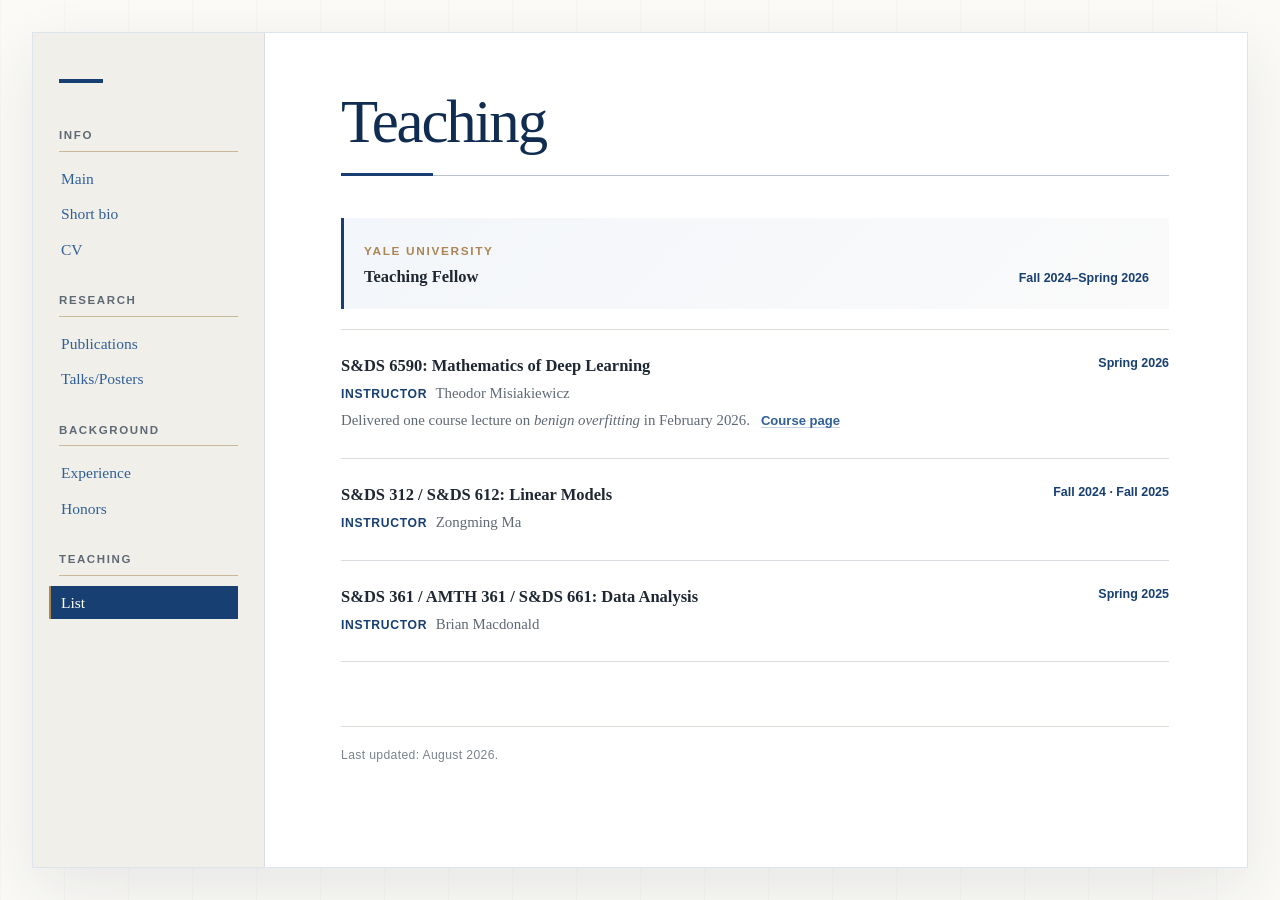
<file: teaching.html>
<!DOCTYPE html>
<html lang="en">
<head>
  <meta charset="utf-8">
  <meta name="viewport" content="width=device-width, initial-scale=1">
  <meta name="description" content="Teaching experience of Garrett G. Wen at Yale University.">
  <link rel="icon" type="image/png" sizes="32x32" href="assets/favicon-32x32.png">
  <link rel="icon" type="image/png" sizes="16x16" href="assets/favicon-16x16.png">
  <link rel="icon" type="image/png" sizes="192x192" href="assets/favicon-192x192.png">
  <link rel="apple-touch-icon" sizes="180x180" href="assets/apple-touch-icon.png">
  <link rel="stylesheet" href="jemdoc.css">
  <title>Teaching — Garrett G. Wen</title>
</head>
<body>
<a class="skip-link" href="#layout-content">Skip to content</a>
<div class="site-shell">
  <aside id="layout-menu" aria-label="Site navigation">
    <nav class="menu-groups">
      <div class="menu-group">
        <div class="menu-category">Info</div>
        <div class="menu-item"><a href="index.html">Main</a></div>
        <div class="menu-item"><a href="bio.html">Short bio</a></div>
        <div class="menu-item"><a href="files/CV_Garrett_Wen.pdf">CV</a></div>
      </div>
      <div class="menu-group">
        <div class="menu-category">Research</div>
        <div class="menu-item"><a href="publications.html">Publications</a></div>
        <div class="menu-item"><a href="talks.html">Talks/Posters</a></div>
      </div>
      <div class="menu-group">
        <div class="menu-category">Background</div>
        <div class="menu-item"><a href="experience.html">Experience</a></div>
        <div class="menu-item"><a href="honors.html">Honors</a></div>
      </div>
      <div class="menu-group">
        <div class="menu-category">Teaching</div>
        <div class="menu-item"><a href="teaching.html" class="current" aria-current="page">List</a></div>
      </div>
    </nav>
  </aside>

  <main id="layout-content">
    <div id="toptitle">
      <h1>Teaching</h1>
    </div>
    <div class="teaching-summary">
      <span class="eyebrow">Yale University</span>
      <p><strong>Teaching Fellow</strong><span class="summary-date">Fall 2024–Spring 2026</span></p>
    </div>
    <ul class="course-list">
      <li>
        <div class="course-header">
          <strong>S&amp;DS 6590: Mathematics of Deep Learning</strong>
          <span class="date">Spring 2026</span>
        </div>
        <p class="course-meta"><span class="meta-label">Instructor</span> Theodor Misiakiewicz</p>
        <p class="course-note">
          Delivered one course lecture on <em>benign overfitting</em> in February 2026.
          <a href="https://misiakie.github.io/SDS659.html">Course page</a>
        </p>
      </li>
      <li>
        <div class="course-header">
          <strong>S&amp;DS 312 / S&amp;DS 612: Linear Models</strong>
          <span class="date">Fall 2024 · Fall 2025</span>
        </div>
        <p class="course-meta"><span class="meta-label">Instructor</span> Zongming Ma</p>
      </li>
      <li>
        <div class="course-header">
          <strong>S&amp;DS 361 / AMTH 361 / S&amp;DS 661: Data Analysis</strong>
          <span class="date">Spring 2025</span>
        </div>
        <p class="course-meta"><span class="meta-label">Instructor</span> Brian Macdonald</p>
      </li>
    </ul>

    <footer class="footer">
      <p>Last updated: August 2026.</p>
    </footer>
  </main>
</div>
</body>
</html>
</file>
<file: jemdoc.css>
/* Editorial academic theme inspired by Theodor Misiakiewicz's Jemdoc site.
   It preserves the grouped navigation and blue academic vocabulary while
   improving typography, spacing, hierarchy, and responsive behavior. */

:root {
  --paper: #fbfaf7;
  --surface: #ffffff;
  --navy: #173f72;
  --navy-deep: #102d51;
  --blue: #315f96;
  --blue-soft: #eaf0f7;
  --gold: #aa8655;
  --ink: #1e2732;
  --muted: #5f6974;
  --line: #d9dde2;
  --line-strong: #b9c3cf;
  --menu-bg: #f0efe9;
  --page-width: 1240px;
  --menu-width: 232px;
  --shadow: 0 22px 60px rgba(30, 39, 50, 0.09);
}

* { box-sizing: border-box; }

html {
  background: var(--paper);
  color: var(--ink);
  scroll-behavior: smooth;
}

body {
  margin: 0;
  padding: 32px;
  background:
    linear-gradient(90deg, rgba(23, 63, 114, 0.025) 1px, transparent 1px) 0 0 / 64px 64px,
    var(--paper);
  font-family: Georgia, "Times New Roman", serif;
  font-size: 16.5px;
  line-height: 1.66;
  text-rendering: optimizeLegibility;
}

::selection { background: #d7e3f1; color: var(--navy-deep); }

.skip-link {
  position: fixed;
  top: -60px;
  left: 16px;
  z-index: 100;
  padding: 10px 16px;
  color: #ffffff;
  background: var(--navy-deep);
  border-radius: 0 0 4px 4px;
}

.skip-link:focus { top: 0; }

.site-shell {
  display: grid;
  grid-template-columns: var(--menu-width) minmax(0, 1fr);
  width: min(100%, var(--page-width));
  min-height: calc(100vh - 64px);
  margin: 0 auto;
  overflow: clip;
  background: var(--surface);
  border: 1px solid rgba(23, 63, 114, 0.14);
  box-shadow: var(--shadow);
}

#layout-menu {
  position: relative;
  align-self: stretch;
  width: var(--menu-width);
  padding: 46px 26px 40px;
  background: var(--menu-bg);
  border-right: 1px solid var(--line);
  text-align: left;
}

#layout-menu::before {
  display: block;
  width: 44px;
  height: 4px;
  margin-bottom: 46px;
  background: var(--navy);
  content: "";
}

.menu-groups { position: sticky; top: 38px; }
.menu-group + .menu-group { margin-top: 28px; }

.menu-category {
  margin: 0 0 10px;
  padding: 0 0 8px;
  color: var(--muted);
  border-bottom: 1px solid rgba(170, 134, 85, 0.52);
  font-family: -apple-system, BlinkMacSystemFont, "Segoe UI", sans-serif;
  font-size: 0.72rem;
  font-weight: 700;
  letter-spacing: 0.14em;
  line-height: 1.2;
  text-transform: uppercase;
}

.menu-item { margin: 2px 0; }

.menu-item a {
  display: block;
  margin-left: -10px;
  padding: 7px 10px;
  color: var(--blue);
  border-left: 2px solid transparent;
  font-size: 0.97rem;
  line-height: 1.25;
  text-decoration: none;
  transition: color 160ms ease, background 160ms ease, border-color 160ms ease;
}

.menu-item a:hover,
.menu-item a:focus-visible {
  color: var(--navy-deep);
  background: rgba(255, 255, 255, 0.58);
  border-left-color: var(--gold);
}

.menu-item a.current {
  color: #ffffff;
  background: var(--navy);
  border-left-color: var(--gold);
}

#layout-content {
  width: 100%;
  min-width: 0;
  max-width: 980px;
  padding: 58px clamp(40px, 6vw, 76px) 48px;
  background: var(--surface);
  text-align: left;
}

#toptitle {
  position: relative;
  margin: 0 0 42px;
  padding: 0 0 22px;
  border-bottom: 1px solid var(--line-strong);
}

#toptitle::after {
  position: absolute;
  bottom: -1px;
  left: 0;
  width: 92px;
  height: 3px;
  background: var(--navy);
  content: "";
}

#toptitle h1 {
  margin: 0;
  padding: 0;
  color: var(--navy-deep);
  border: 0;
  font-size: clamp(2.35rem, 5vw, 3.8rem);
  font-weight: 500;
  letter-spacing: -0.035em;
  line-height: 1.02;
}

.eyebrow {
  margin: 0 0 10px;
  color: var(--gold);
  font-family: -apple-system, BlinkMacSystemFont, "Segoe UI", sans-serif;
  font-size: 0.74rem;
  font-weight: 700;
  letter-spacing: 0.14em;
  line-height: 1.3;
  text-transform: uppercase;
}

.hero-subtitle {
  max-width: 670px;
  margin: 16px 0 0;
  color: var(--muted);
  font-size: 1.05rem;
  font-style: italic;
  line-height: 1.45;
}

h1, h2, h3 { color: var(--navy-deep); font-weight: 500; }
h1 { font-size: 2.7rem; }

h2 {
  position: relative;
  margin: 48px 0 22px;
  padding: 0 0 10px;
  border-bottom: 1px solid var(--line);
  font-size: 1.55rem;
  letter-spacing: -0.015em;
  line-height: 1.2;
}

h2::after {
  position: absolute;
  bottom: -1px;
  left: 0;
  width: 48px;
  height: 2px;
  background: var(--gold);
  content: "";
}

h3 {
  margin: 34px 0 14px;
  padding: 0;
  font-size: 1.13rem;
  letter-spacing: 0.01em;
}

p { margin: 0 0 1em; }

a {
  color: var(--blue);
  text-decoration-color: rgba(49, 95, 150, 0.28);
  text-decoration-line: underline;
  text-decoration-thickness: 1px;
  text-underline-offset: 0.16em;
  transition: color 140ms ease, text-decoration-color 140ms ease;
}

a:hover,
a:focus-visible {
  color: var(--navy-deep);
  text-decoration-color: var(--gold);
}

a:focus-visible { outline: 2px solid var(--gold); outline-offset: 3px; }

ul, ol, dl { margin-top: 0.25em; margin-bottom: 1em; }
ul { padding-left: 1.25em; list-style-type: square; }
li::marker { color: var(--gold); }
li p { margin-bottom: 0.42em; }

.imgtable {
  width: 100%;
  margin: 0 0 42px;
  border: 0;
  border-collapse: separate;
  border-spacing: 0;
}

.imgtable tbody {
  display: block;
}

.imgtable tr {
  display: grid;
  grid-template-columns: minmax(240px, 292px) minmax(0, 1fr);
  gap: clamp(28px, 5vw, 52px);
  align-items: stretch;
}

.imgtable td {
  display: block;
  padding: 0;
  border: 0;
  text-align: left;
  vertical-align: top;
}

.profile-photo {
  display: block;
  width: 100%;
  height: auto;
  min-height: 0;
  max-height: none;
  aspect-ratio: 1;
  object-fit: cover;
  object-position: center;
  border: 1px solid var(--line);
  box-shadow: 12px 12px 0 var(--blue-soft);
}

.contact-block {
  min-width: 0;
  padding: 30px 34px !important;
  background: linear-gradient(135deg, #f3f6fa 0%, #f8f9fa 100%);
  border-top: 3px solid var(--navy) !important;
  border-bottom: 1px solid var(--line) !important;
}

.contact-block p:first-child {
  margin-bottom: 1.4em;
  font-size: 1.02rem;
  line-height: 1.7;
}

.contact-links {
  margin: 0;
  padding-top: 14px;
  border-top: 1px solid var(--line);
  font-family: -apple-system, BlinkMacSystemFont, "Segoe UI", sans-serif;
  font-size: 0.87rem;
  font-weight: 600;
  letter-spacing: 0.02em;
}

.note {
  padding: 10px 14px;
  color: var(--muted);
  background: var(--paper);
  border-left: 3px solid var(--gold);
  font-size: 0.92rem;
}

.paper-list {
  margin: 0;
  padding: 0;
  list-style: none;
  counter-reset: papers;
}

.paper-list > li {
  position: relative;
  margin: 0;
  padding: 18px 0 18px 34px;
  border-top: 1px solid var(--line);
  counter-increment: papers;
}

.paper-list > li:last-child { border-bottom: 1px solid var(--line); }

.paper-list > li::before {
  position: absolute;
  top: 20px;
  left: 0;
  color: var(--gold);
  content: counter(papers, decimal-leading-zero);
  font-family: -apple-system, BlinkMacSystemFont, "Segoe UI", sans-serif;
  font-size: 0.72rem;
  font-weight: 700;
  letter-spacing: 0.06em;
}

.paper-list > li p { margin: 0; }

.paper-title,
.paper-list > li > p > a:first-child {
  color: var(--navy-deep);
  font-weight: 600;
}

.venue { font-style: italic; }

.tag {
  display: inline-block;
  padding: 0 0.35em;
  color: var(--navy-deep);
  background: #e8edf4;
  border-radius: 2px;
  font-family: -apple-system, BlinkMacSystemFont, "Segoe UI", sans-serif;
  font-size: 0.82em;
  font-weight: 700;
}

.timeline {
  margin: 0;
  padding: 0;
  list-style: none;
}

.timeline > li {
  display: grid;
  grid-template-columns: minmax(0, 1fr) auto;
  gap: 7px 24px;
  margin: 0;
  padding: 19px 0 20px;
  border-top: 1px solid var(--line);
}

.timeline > li:last-child { border-bottom: 1px solid var(--line); }
.timeline > li::marker { content: ""; }

.timeline .date {
  align-self: start;
  padding: 3px 8px;
  color: var(--navy);
  background: var(--blue-soft);
  border-radius: 2px;
  font-family: -apple-system, BlinkMacSystemFont, "Segoe UI", sans-serif;
  font-size: 0.78rem;
  font-weight: 650;
  line-height: 1.35;
  white-space: nowrap;
}

.timeline .details {
  grid-column: 1 / -1;
  color: var(--muted);
  font-size: 0.95rem;
  line-height: 1.55;
}

.record-list,
.course-list {
  margin: 0;
  padding: 0;
  list-style: none;
}

.record,
.course-list > li {
  margin: 0;
  padding: 24px 0 26px;
  border-top: 1px solid var(--line);
}

.record:last-child,
.course-list > li:last-child {
  border-bottom: 1px solid var(--line);
}

.record-header {
  display: grid;
  gap: 4px;
  margin-bottom: 17px;
}

.record-institution {
  color: var(--navy-deep);
  font-size: 1.1rem;
  font-weight: 600;
  letter-spacing: -0.01em;
  line-height: 1.35;
}

.record-location {
  color: var(--muted);
  font-family: -apple-system, BlinkMacSystemFont, "Segoe UI", sans-serif;
  font-size: 0.78rem;
  font-weight: 600;
  letter-spacing: 0.035em;
  line-height: 1.45;
}

.role-list {
  display: grid;
  gap: 13px;
  margin-left: 2px;
  padding-left: 17px;
  border-left: 2px solid var(--blue-soft);
}

.role {
  min-width: 0;
}

.role + .role {
  padding-top: 13px;
  border-top: 1px solid rgba(217, 221, 226, 0.72);
}

.role-header,
.course-header {
  display: grid;
  grid-template-columns: minmax(0, 1fr) auto;
  gap: 8px 22px;
  align-items: start;
}

.role-title,
.course-header strong {
  color: var(--ink);
  font-weight: 600;
  line-height: 1.4;
}

.role-meta,
.record-note,
.course-meta,
.course-note {
  margin: 5px 0 0;
  color: var(--muted);
  font-size: 0.93rem;
  line-height: 1.52;
}

.record-note {
  margin-left: 19px;
}

.meta-label {
  margin-right: 0.4em;
  color: var(--navy);
  font-family: -apple-system, BlinkMacSystemFont, "Segoe UI", sans-serif;
  font-size: 0.76rem;
  font-weight: 700;
  letter-spacing: 0.055em;
  text-transform: uppercase;
}

.record-list .date,
.course-list .date,
.summary-date {
  color: var(--navy);
  font-family: -apple-system, BlinkMacSystemFont, "Segoe UI", sans-serif;
  font-size: 0.78rem;
  font-weight: 650;
  line-height: 1.45;
  white-space: nowrap;
}

.teaching-summary {
  margin: 0 0 20px;
  padding: 18px 20px;
  background: linear-gradient(135deg, #f3f6fa 0%, #fafafa 100%);
  border-left: 3px solid var(--navy);
}

.teaching-summary .eyebrow {
  margin-bottom: 6px;
}

.teaching-summary p {
  display: flex;
  gap: 18px;
  align-items: baseline;
  justify-content: space-between;
  margin: 0;
}

.course-note a {
  margin-left: 0.55em;
  font-family: -apple-system, BlinkMacSystemFont, "Segoe UI", sans-serif;
  font-size: 0.88em;
  font-weight: 650;
}

.compact-list li { margin-bottom: 0.45em; }

.footer {
  margin-top: 64px;
  padding-top: 18px;
  color: #7a838c;
  border-top: 1px solid var(--line);
  font-family: -apple-system, BlinkMacSystemFont, "Segoe UI", sans-serif;
  font-size: 0.76rem;
  letter-spacing: 0.03em;
}

.footer p { margin: 0; }

@media (max-width: 900px) {
  body { padding: 0; background: var(--surface); }

  .site-shell {
    display: block;
    width: 100%;
    min-height: 100vh;
    border: 0;
    box-shadow: none;
  }

  #layout-menu {
    position: static;
    width: 100%;
    padding: 18px 24px 16px;
    border: 0;
    border-bottom: 1px solid var(--line);
  }

  #layout-menu::before { width: 34px; height: 3px; margin-bottom: 18px; }

  .menu-groups {
    position: static;
    display: grid;
    grid-template-columns: repeat(4, minmax(0, 1fr));
    gap: 20px;
  }

  .menu-group + .menu-group { margin-top: 0; }
  .menu-item a { margin-left: -7px; padding: 5px 7px; font-size: 0.9rem; }

  #layout-content {
    max-width: 820px;
    margin: 0 auto;
    padding: 46px 32px 42px;
  }
}

@media (max-width: 680px) {
  body { font-size: 15.8px; }
  #layout-menu { padding: 16px 18px 13px; }

  .menu-groups {
    grid-template-columns: repeat(2, minmax(0, 1fr));
    gap: 16px 22px;
  }

  #layout-content { padding: 38px 20px 36px; }
  #toptitle { margin-bottom: 30px; }
  #toptitle h1 { font-size: clamp(2.25rem, 12vw, 3rem); }
  .hero-subtitle { font-size: 0.98rem; }
  h2 { margin-top: 40px; font-size: 1.38rem; }

  .imgtable tr { grid-template-columns: 1fr; gap: 28px; }

  .profile-photo {
    width: min(100%, 320px);
    height: auto;
    min-height: 0;
    aspect-ratio: 1;
    margin-inline: auto;
  }

  .contact-block { padding: 24px !important; }
  .timeline > li { grid-template-columns: 1fr; }
  .timeline .date { justify-self: start; }
  .timeline .details { grid-column: 1; }
  .role-header,
  .course-header { grid-template-columns: 1fr; gap: 5px; }
  .record-list .date,
  .course-list .date { white-space: normal; }
  .teaching-summary p { display: grid; gap: 4px; }
  .record-note { margin-left: 19px; }
}

@media (max-width: 420px) {
  .menu-groups { grid-template-columns: 1fr; gap: 13px; }
  .menu-category { margin-bottom: 5px; }
  .menu-item { display: inline-block; margin-right: 6px; }
  .menu-item a { display: inline-block; }
}

@media (prefers-reduced-motion: reduce) {
  html { scroll-behavior: auto; }
  *, *::before, *::after { transition-duration: 0.01ms !important; }
}

@media print {
  body { padding: 0; background: #ffffff; }
  #layout-menu, .skip-link, .footer { display: none; }
  .site-shell { display: block; border: 0; box-shadow: none; }
  #layout-content { max-width: none; padding: 0; }
  a { color: inherit; text-decoration: none; }
}
</file>
